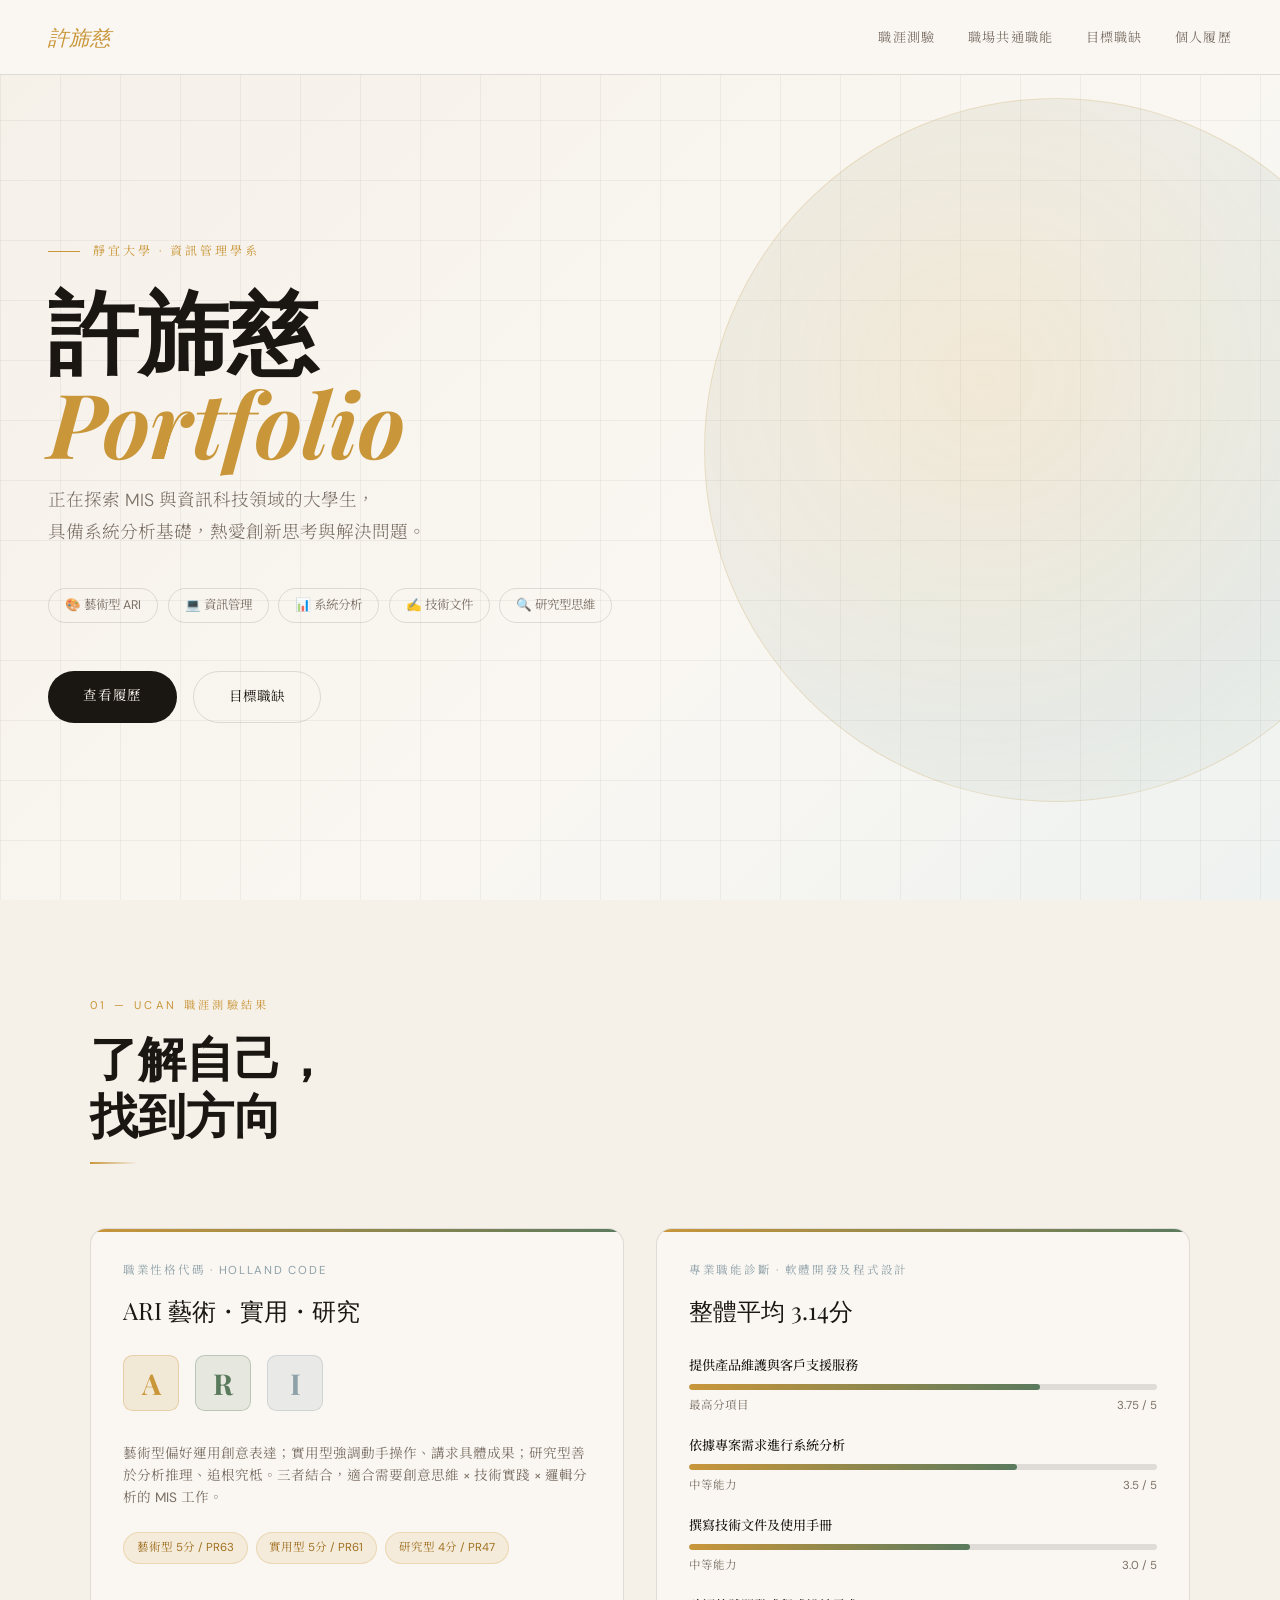
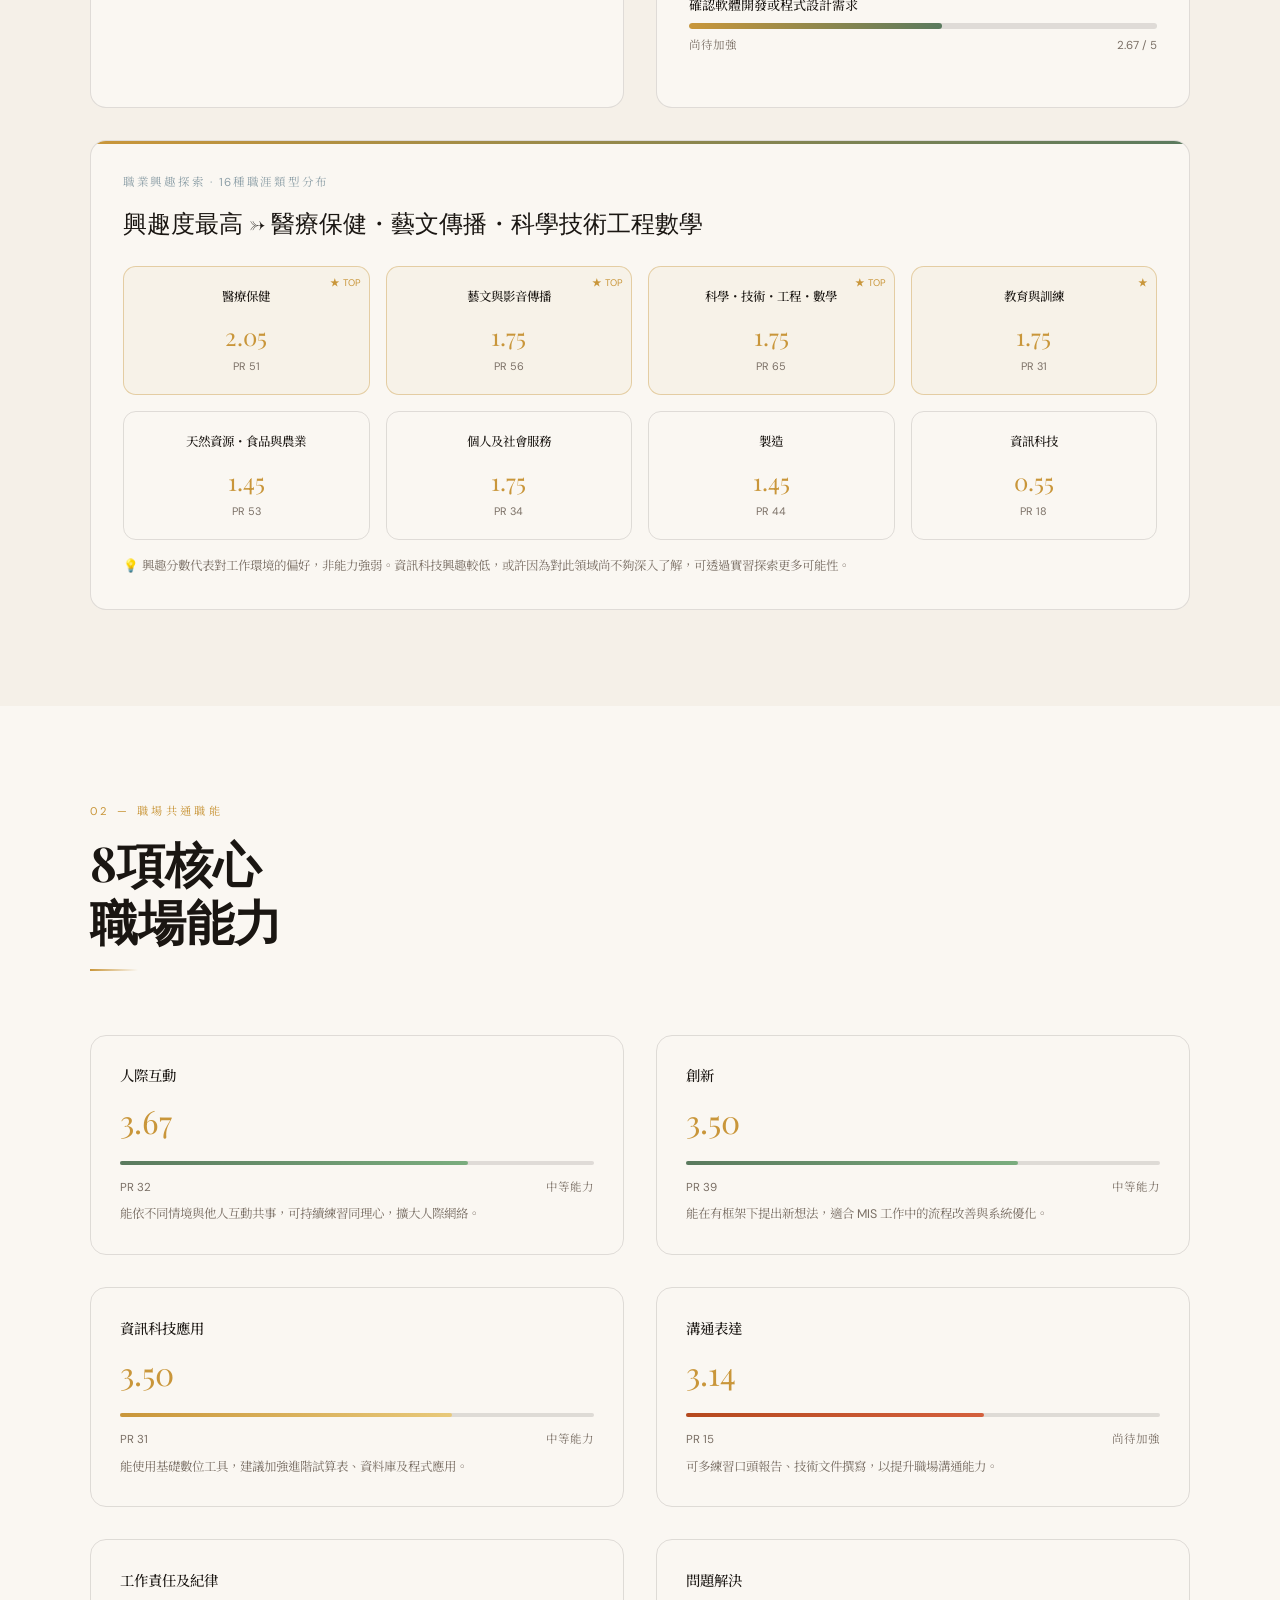
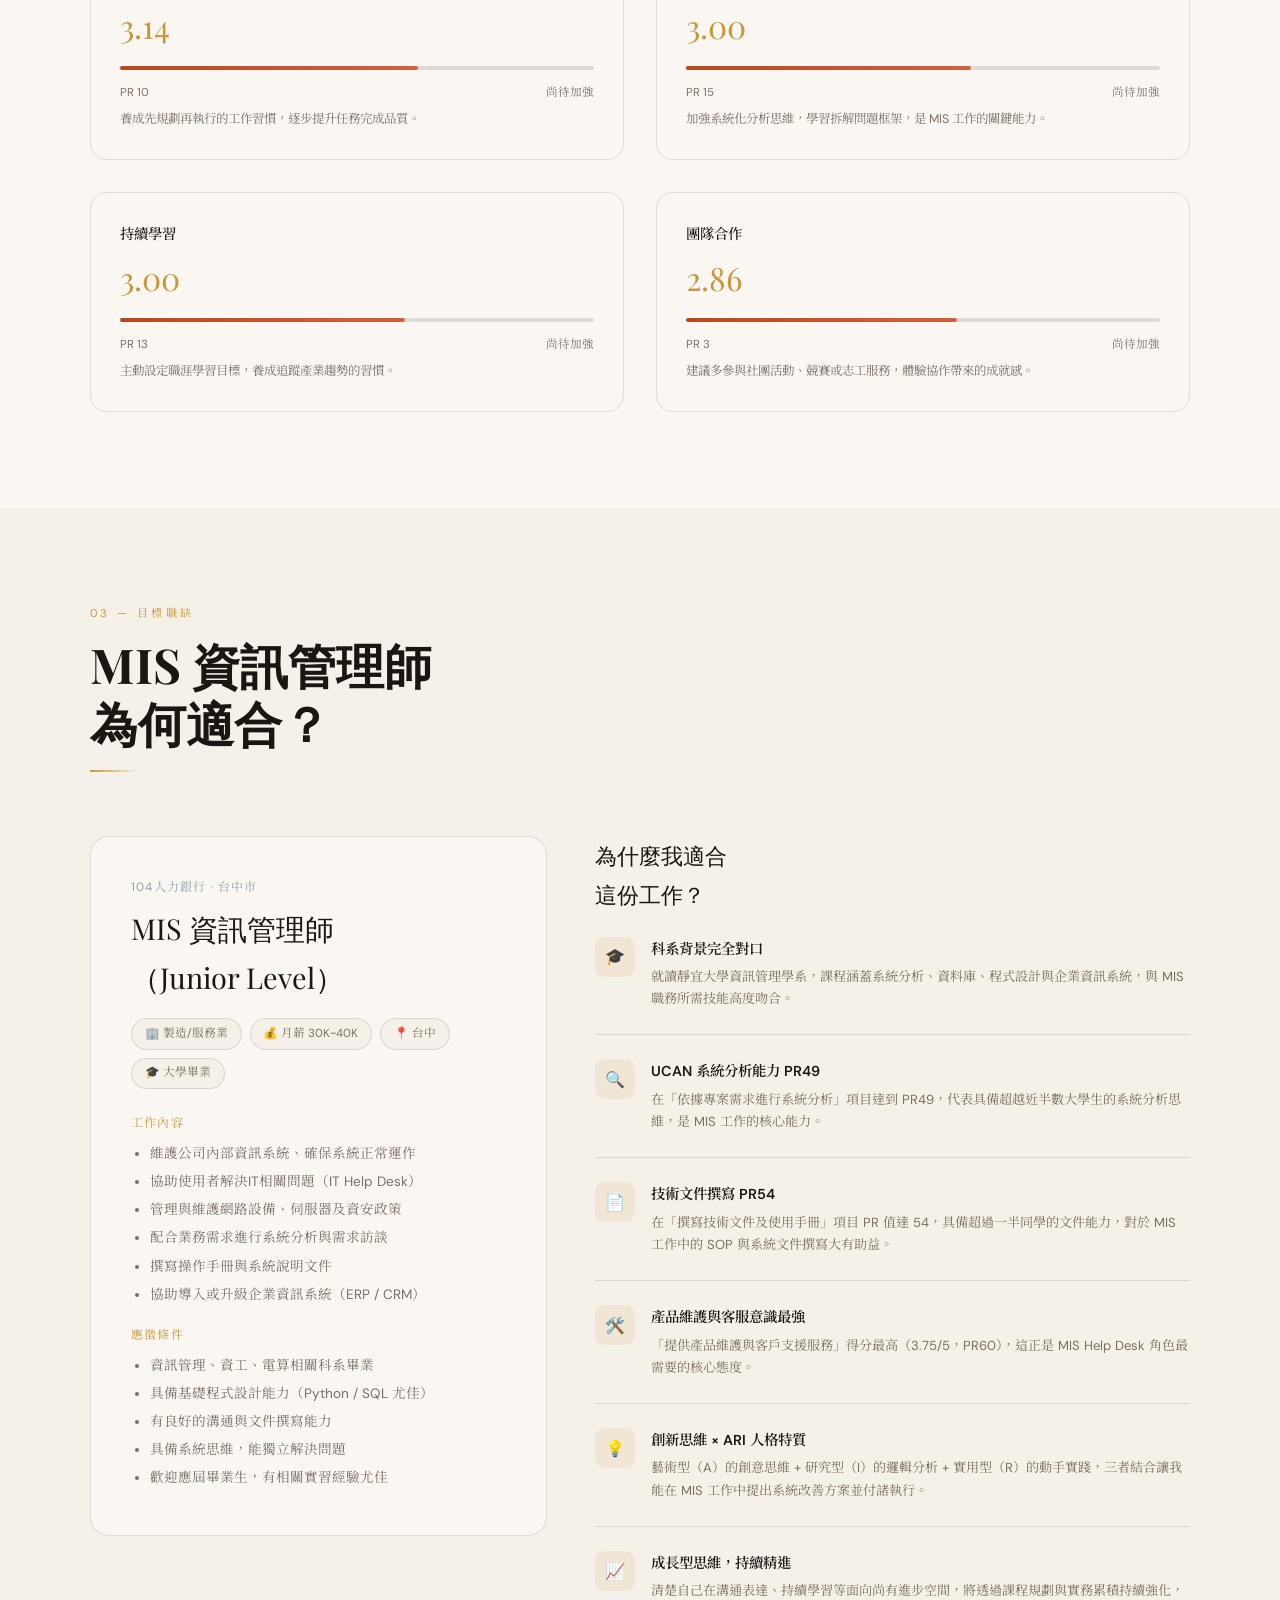
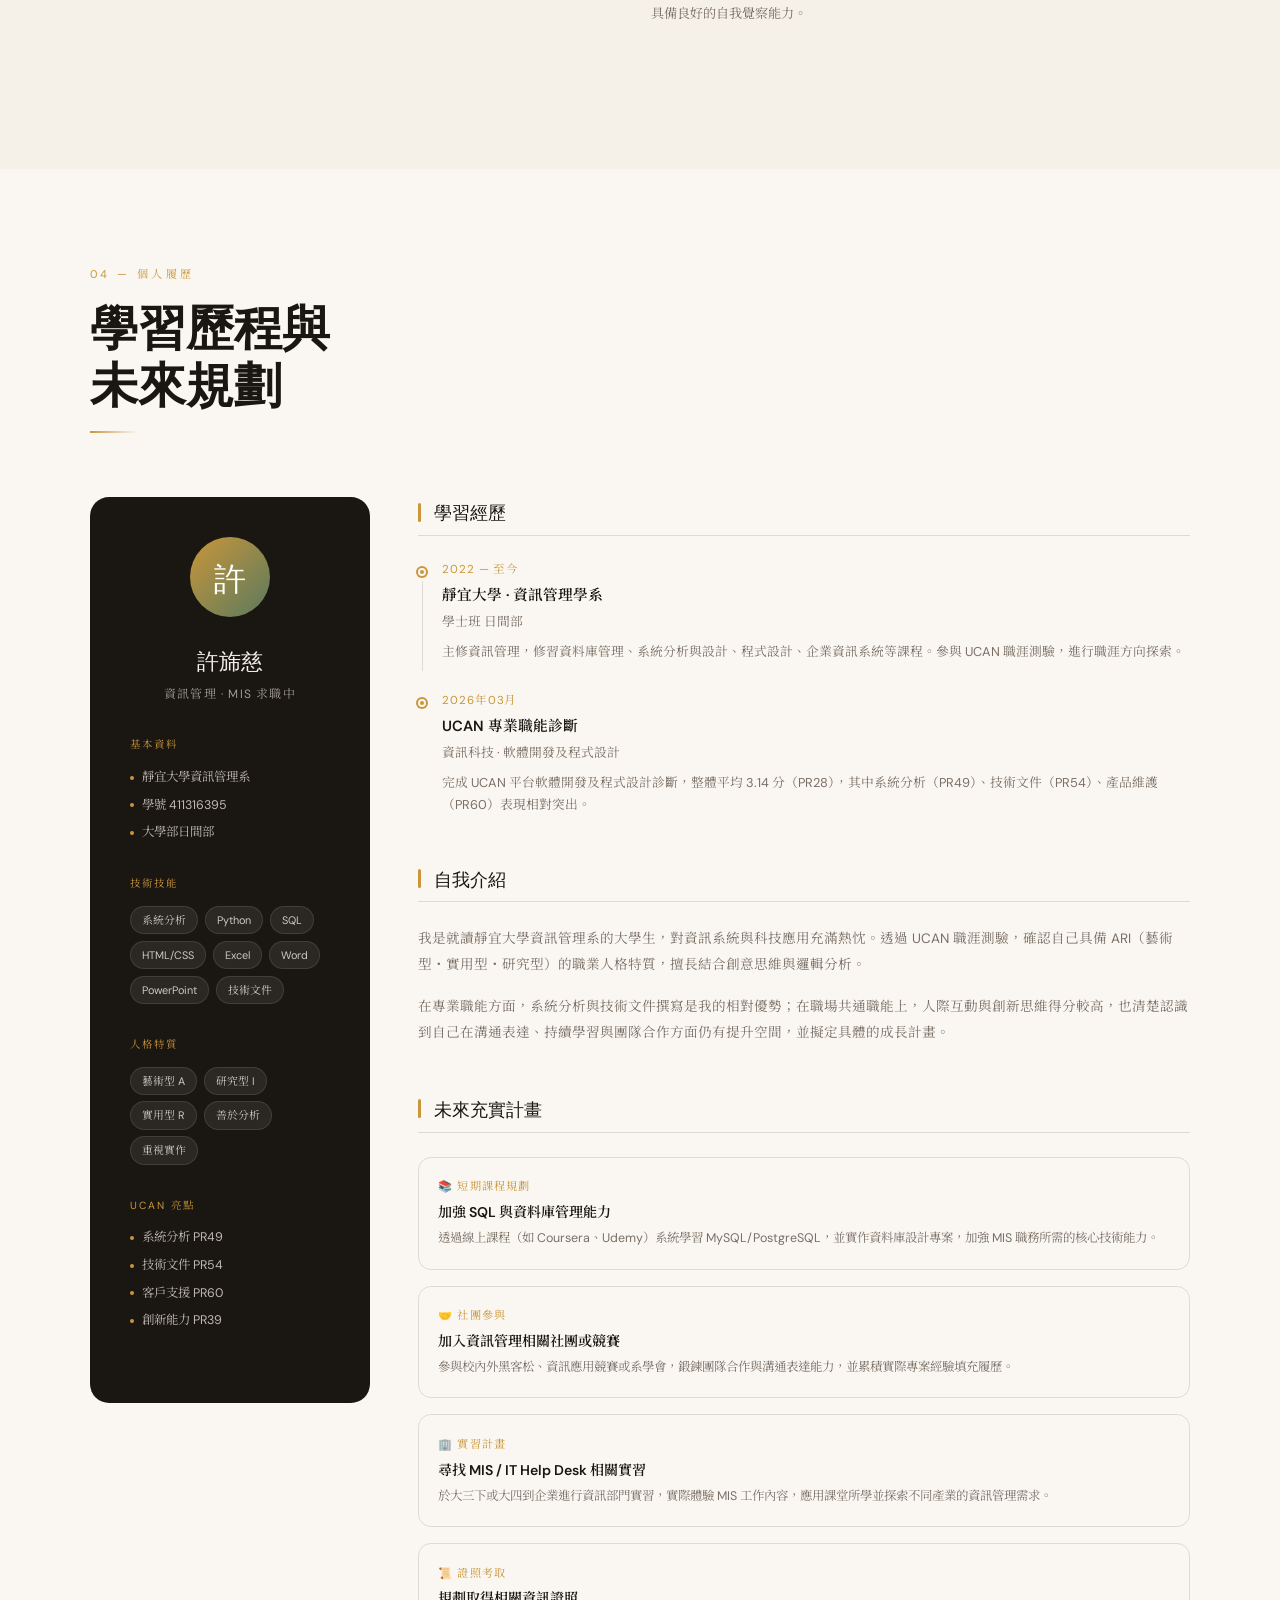
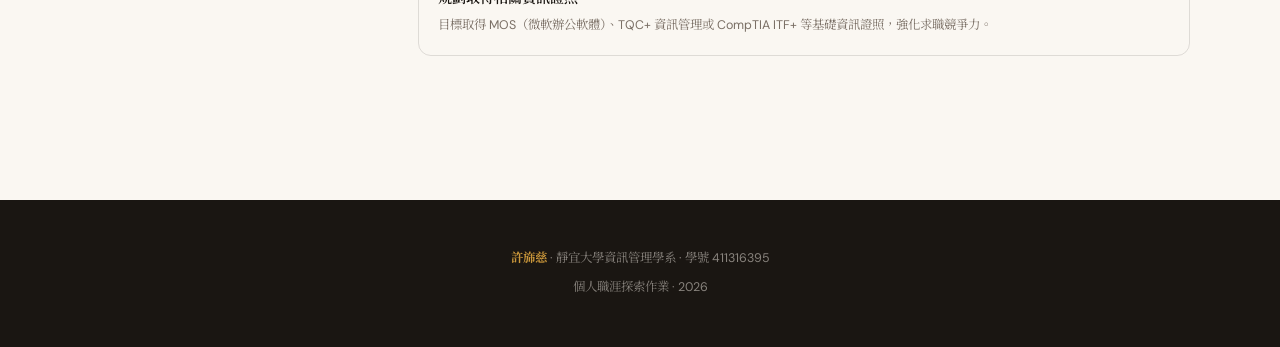
<file: index.html>
<!DOCTYPE html>
<html lang="zh-TW">
<head>
<meta charset="UTF-8">
<meta name="viewport" content="width=device-width, initial-scale=1.0">
<title>許旆慈 | 職涯探索與個人履歷</title>
<link href="https://fonts.googleapis.com/css2?family=Noto+Serif+TC:wght@300;400;600;700&family=Playfair+Display:ital,wght@0,700;1,400&family=DM+Sans:ital,wght@0,300;0,400;0,500;1,300&display=swap" rel="stylesheet">
<style>
:root {
  --ink: #1a1612;
  --cream: #f5f0e8;
  --paper: #faf7f2;
  --gold: #c9963a;
  --gold-light: #e8c97a;
  --rust: #b5491e;
  --sage: #5a7a5e;
  --mist: #8ea0a8;
  --warm-gray: #7a6f65;
  --border: rgba(26,22,18,0.12);
}

*, *::before, *::after { box-sizing: border-box; margin: 0; padding: 0; }

html { scroll-behavior: smooth; }

body {
  font-family: 'DM Sans', 'Noto Serif TC', sans-serif;
  background: var(--paper);
  color: var(--ink);
  overflow-x: hidden;
  line-height: 1.7;
}

/* ── NAV ── */
nav {
  position: fixed; top: 0; left: 0; right: 0; z-index: 100;
  display: flex; justify-content: space-between; align-items: center;
  padding: 1.2rem 3rem;
  background: rgba(250,247,242,0.92);
  backdrop-filter: blur(12px);
  border-bottom: 1px solid var(--border);
  transition: all 0.3s;
}
.nav-logo {
  font-family: 'Playfair Display', serif;
  font-size: 1.3rem; font-style: italic;
  color: var(--gold);
}
.nav-links { display: flex; gap: 2rem; list-style: none; }
.nav-links a {
  font-size: 0.82rem; letter-spacing: 0.1em; text-transform: uppercase;
  color: var(--warm-gray); text-decoration: none;
  position: relative; transition: color 0.2s;
}
.nav-links a::after {
  content: ''; position: absolute; bottom: -3px; left: 0;
  width: 0; height: 1px; background: var(--gold);
  transition: width 0.3s;
}
.nav-links a:hover { color: var(--ink); }
.nav-links a:hover::after { width: 100%; }

/* ── HERO ── */
.hero {
  min-height: 100vh;
  display: flex; align-items: center;
  padding: 8rem 3rem 4rem;
  position: relative; overflow: hidden;
}
.hero-bg {
  position: absolute; inset: 0; z-index: 0;
  background: linear-gradient(135deg, #f5f0e8 0%, #faf7f2 60%, #eef2f0 100%);
}
.hero-grid-lines {
  position: absolute; inset: 0;
  background-image: 
    linear-gradient(var(--border) 1px, transparent 1px),
    linear-gradient(90deg, var(--border) 1px, transparent 1px);
  background-size: 60px 60px;
  opacity: 0.4;
}
.hero-circle {
  position: absolute; right: -8rem; top: 50%;
  transform: translateY(-50%);
  width: 55vw; height: 55vw;
  border-radius: 50%;
  background: radial-gradient(circle at 40% 40%, rgba(201,150,58,0.15) 0%, rgba(90,122,94,0.08) 60%, transparent 100%);
  border: 1px solid rgba(201,150,58,0.2);
}
.hero-content { position: relative; z-index: 1; max-width: 680px; }
.hero-eyebrow {
  font-size: 0.75rem; letter-spacing: 0.25em; text-transform: uppercase;
  color: var(--gold); margin-bottom: 1.2rem;
  display: flex; align-items: center; gap: 0.8rem;
}
.hero-eyebrow::before {
  content: ''; display: inline-block;
  width: 32px; height: 1px; background: var(--gold);
}
.hero-name {
  font-family: 'Playfair Display', serif;
  font-size: clamp(3.5rem, 7vw, 6rem);
  line-height: 1.05;
  color: var(--ink);
  margin-bottom: 1rem;
}
.hero-name em { font-style: italic; color: var(--gold); }
.hero-subtitle {
  font-size: 1.1rem; font-weight: 300;
  color: var(--warm-gray); margin-bottom: 2.5rem;
  max-width: 480px; line-height: 1.8;
}
.hero-tags { display: flex; flex-wrap: wrap; gap: 0.6rem; margin-bottom: 3rem; }
.tag {
  padding: 0.35rem 1rem;
  border: 1px solid var(--border);
  border-radius: 2rem;
  font-size: 0.78rem; color: var(--warm-gray);
  transition: all 0.2s;
  cursor: default;
}
.tag:hover { border-color: var(--gold); color: var(--gold); }
.hero-cta { display: flex; gap: 1rem; }
.btn-primary {
  padding: 0.85rem 2.2rem;
  background: var(--ink); color: var(--cream);
  border: none; border-radius: 3rem;
  font-size: 0.85rem; letter-spacing: 0.05em;
  cursor: pointer; text-decoration: none;
  transition: all 0.25s; display: inline-block;
}
.btn-primary:hover { background: var(--gold); transform: translateY(-2px); }
.btn-outline {
  padding: 0.85rem 2.2rem;
  background: transparent; color: var(--ink);
  border: 1px solid var(--border); border-radius: 3rem;
  font-size: 0.85rem; cursor: pointer; text-decoration: none;
  transition: all 0.25s; display: inline-block;
}
.btn-outline:hover { border-color: var(--ink); transform: translateY(-2px); }

/* ── SECTION COMMON ── */
section { padding: 6rem 3rem; }
.section-header { margin-bottom: 4rem; }
.section-number {
  font-size: 0.7rem; letter-spacing: 0.3em; text-transform: uppercase;
  color: var(--gold); display: block; margin-bottom: 0.8rem;
}
.section-title {
  font-family: 'Playfair Display', serif;
  font-size: clamp(2rem, 4vw, 3rem);
  line-height: 1.2; color: var(--ink);
}
.section-divider {
  width: 3rem; height: 2px;
  background: linear-gradient(90deg, var(--gold), transparent);
  margin-top: 1.2rem;
}
.container { max-width: 1100px; margin: 0 auto; }

/* ── ASSESSMENT RESULTS ── */
#assessment { background: var(--cream); }
.assessment-grid {
  display: grid; grid-template-columns: 1fr 1fr;
  gap: 2rem;
}
.card {
  background: var(--paper);
  border: 1px solid var(--border);
  border-radius: 1rem; padding: 2rem;
  position: relative; overflow: hidden;
  transition: transform 0.3s, box-shadow 0.3s;
}
.card:hover { transform: translateY(-4px); box-shadow: 0 20px 50px rgba(0,0,0,0.08); }
.card::before {
  content: ''; position: absolute;
  top: 0; left: 0; right: 0; height: 3px;
  background: linear-gradient(90deg, var(--gold), var(--sage));
}
.card-label {
  font-size: 0.72rem; letter-spacing: 0.15em; text-transform: uppercase;
  color: var(--mist); margin-bottom: 0.6rem;
}
.card-title {
  font-family: 'Playfair Display', serif;
  font-size: 1.5rem; margin-bottom: 1.5rem; color: var(--ink);
}
.personality-code {
  display: flex; gap: 1rem; margin-bottom: 2rem;
}
.code-letter {
  width: 3.5rem; height: 3.5rem;
  border-radius: 0.6rem;
  display: flex; align-items: center; justify-content: center;
  font-family: 'Playfair Display', serif;
  font-size: 1.8rem; font-weight: 700;
  position: relative; overflow: hidden;
}
.code-A { background: rgba(201,150,58,0.15); color: var(--gold); border: 1px solid rgba(201,150,58,0.3); }
.code-R { background: rgba(90,122,94,0.12); color: var(--sage); border: 1px solid rgba(90,122,94,0.3); }
.code-I { background: rgba(142,160,168,0.15); color: var(--mist); border: 1px solid rgba(142,160,168,0.3); }
.code-desc { font-size: 0.85rem; color: var(--warm-gray); line-height: 1.6; }
.score-list { list-style: none; }
.score-item {
  display: flex; flex-direction: column; gap: 0.4rem;
  margin-bottom: 1.2rem;
}
.score-label { font-size: 0.82rem; color: var(--ink); font-weight: 500; }
.score-bar-wrap {
  height: 6px; background: var(--border);
  border-radius: 3px; position: relative; overflow: hidden;
}
.score-bar {
  height: 100%; border-radius: 3px;
  background: linear-gradient(90deg, var(--gold), var(--sage));
  transform-origin: left;
  animation: barGrow 1.2s cubic-bezier(0.4, 0, 0.2, 1) forwards;
  transform: scaleX(0);
}
@keyframes barGrow { to { transform: scaleX(1); } }
.score-meta {
  display: flex; justify-content: space-between;
  font-size: 0.72rem; color: var(--warm-gray);
}
.strength-badge {
  display: inline-flex; align-items: center; gap: 0.4rem;
  padding: 0.3rem 0.8rem; border-radius: 2rem;
  font-size: 0.72rem;
}
.badge-mid { background: rgba(201,150,58,0.12); color: #a07020; border: 1px solid rgba(201,150,58,0.25); }
.badge-weak { background: rgba(181,73,30,0.1); color: var(--rust); border: 1px solid rgba(181,73,30,0.2); }

/* ── INTEREST RADAR ── */
.interest-section { grid-column: 1 / -1; }
.interest-grid { display: grid; grid-template-columns: repeat(4, 1fr); gap: 1rem; }
.interest-item {
  padding: 1.2rem; border: 1px solid var(--border); border-radius: 0.8rem;
  text-align: center; transition: all 0.2s; cursor: default;
  position: relative;
}
.interest-item.highlight {
  border-color: rgba(201,150,58,0.4);
  background: rgba(201,150,58,0.05);
}
.interest-item:hover { transform: translateY(-2px); }
.interest-name { font-size: 0.78rem; color: var(--ink); font-weight: 500; margin-bottom: 0.5rem; }
.interest-score-num {
  font-family: 'Playfair Display', serif;
  font-size: 1.5rem; color: var(--gold);
}
.interest-pr { font-size: 0.68rem; color: var(--warm-gray); }
.interest-star {
  position: absolute; top: 0.5rem; right: 0.5rem;
  font-size: 0.6rem; color: var(--gold);
}

/* ── COMMON SKILLS ── */
#skills { background: var(--paper); }
.skills-grid { display: grid; grid-template-columns: 1fr 1fr; gap: 2rem; }
.skill-card {
  border: 1px solid var(--border); border-radius: 1rem; padding: 1.8rem;
  position: relative;
}
.skill-name { font-size: 0.9rem; font-weight: 500; margin-bottom: 0.3rem; }
.skill-score { font-family: 'Playfair Display', serif; font-size: 2rem; color: var(--gold); }
.skill-desc { font-size: 0.78rem; color: var(--warm-gray); margin-top: 0.5rem; line-height: 1.6; }
.skill-bar-wrap { margin: 0.8rem 0; height: 4px; background: var(--border); border-radius: 2px; }
.skill-bar { height: 100%; border-radius: 2px; animation: barGrow 1.4s cubic-bezier(0.4, 0, 0.2, 1) forwards; transform: scaleX(0); transform-origin: left; }
.bar-good { background: linear-gradient(90deg, var(--sage), #7aad7e); }
.bar-mid { background: linear-gradient(90deg, var(--gold), var(--gold-light)); }
.bar-low { background: linear-gradient(90deg, var(--rust), #d4603d); }

/* ── JOB POSTING ── */
#job { background: var(--cream); }
.job-container {
  display: grid; grid-template-columns: 1fr 1.3fr; gap: 3rem; align-items: start;
}
.job-card-big {
  background: var(--paper); border: 1px solid var(--border);
  border-radius: 1.2rem; padding: 2.5rem; position: sticky; top: 6rem;
}
.job-company { font-size: 0.75rem; letter-spacing: 0.1em; color: var(--mist); text-transform: uppercase; margin-bottom: 0.4rem; }
.job-title { font-family: 'Playfair Display', serif; font-size: 1.8rem; margin-bottom: 1rem; }
.job-meta { display: flex; flex-wrap: wrap; gap: 0.5rem; margin-bottom: 1.5rem; }
.meta-chip {
  padding: 0.3rem 0.8rem; border-radius: 2rem;
  font-size: 0.73rem; color: var(--warm-gray);
  background: var(--cream); border: 1px solid var(--border);
}
.job-section-title { font-size: 0.75rem; letter-spacing: 0.1em; text-transform: uppercase; color: var(--gold); margin-bottom: 0.6rem; margin-top: 1.2rem; }
.job-list { padding-left: 1.2rem; }
.job-list li { font-size: 0.85rem; color: var(--warm-gray); margin-bottom: 0.4rem; line-height: 1.6; }
.job-why { }
.why-title { font-family: 'Playfair Display', serif; font-size: 1.4rem; margin-bottom: 1.5rem; }
.why-point {
  display: flex; gap: 1rem; margin-bottom: 1.5rem;
  padding-bottom: 1.5rem; border-bottom: 1px solid var(--border);
}
.why-point:last-child { border-bottom: none; }
.why-icon {
  width: 2.5rem; height: 2.5rem; flex-shrink: 0;
  border-radius: 0.6rem; background: rgba(201,150,58,0.1);
  display: flex; align-items: center; justify-content: center;
  font-size: 1rem;
}
.why-content h4 { font-size: 0.9rem; font-weight: 600; margin-bottom: 0.3rem; }
.why-content p { font-size: 0.82rem; color: var(--warm-gray); line-height: 1.7; }

/* ── RESUME ── */
#resume { background: var(--paper); }
.resume-layout { display: grid; grid-template-columns: 280px 1fr; gap: 3rem; }
.resume-sidebar {
  background: var(--ink); color: var(--cream);
  border-radius: 1.2rem; padding: 2.5rem;
  position: sticky; top: 6rem; align-self: start;
}
.rs-avatar {
  width: 80px; height: 80px; border-radius: 50%;
  background: linear-gradient(135deg, var(--gold), var(--sage));
  margin: 0 auto 1.5rem; display: flex; align-items: center; justify-content: center;
  font-family: 'Playfair Display', serif; font-size: 2rem; color: white;
}
.rs-name { font-family: 'Playfair Display', serif; font-size: 1.4rem; text-align: center; margin-bottom: 0.3rem; }
.rs-role { font-size: 0.75rem; text-align: center; color: rgba(245,240,232,0.6); text-transform: uppercase; letter-spacing: 0.1em; margin-bottom: 2rem; }
.rs-section { margin-bottom: 2rem; }
.rs-section-title { font-size: 0.65rem; letter-spacing: 0.2em; text-transform: uppercase; color: var(--gold); margin-bottom: 0.8rem; }
.rs-item { font-size: 0.78rem; color: rgba(245,240,232,0.75); margin-bottom: 0.4rem; display: flex; align-items: center; gap: 0.5rem; }
.rs-item::before { content: ''; width: 4px; height: 4px; border-radius: 50%; background: var(--gold); flex-shrink: 0; }
.skill-pill-wrap { display: flex; flex-wrap: wrap; gap: 0.4rem; }
.skill-pill {
  padding: 0.25rem 0.7rem; border-radius: 2rem;
  font-size: 0.68rem; background: rgba(255,255,255,0.08);
  color: rgba(245,240,232,0.8); border: 1px solid rgba(255,255,255,0.1);
}
.resume-main { }
.resume-section { margin-bottom: 3rem; }
.rs-main-title {
  font-family: 'Playfair Display', serif; font-size: 1.1rem;
  margin-bottom: 1.5rem; padding-bottom: 0.5rem;
  border-bottom: 1px solid var(--border);
  display: flex; align-items: center; gap: 0.8rem;
}
.rs-main-title::before {
  content: ''; width: 3px; height: 1.2rem;
  background: var(--gold); border-radius: 2px; display: block;
}
.timeline-item { position: relative; padding-left: 1.5rem; margin-bottom: 1.8rem; }
.timeline-item::before {
  content: ''; position: absolute; left: 0; top: 0.5rem;
  width: 8px; height: 8px; border-radius: 50%;
  background: var(--gold); border: 2px solid var(--paper);
  box-shadow: 0 0 0 2px var(--gold);
}
.timeline-item::after {
  content: ''; position: absolute; left: 3.5px; top: 1.3rem;
  width: 1px; bottom: -0.5rem; background: var(--border);
}
.timeline-item:last-child::after { display: none; }
.tl-date { font-size: 0.72rem; color: var(--gold); text-transform: uppercase; letter-spacing: 0.08em; margin-bottom: 0.2rem; }
.tl-title { font-weight: 600; font-size: 0.92rem; margin-bottom: 0.2rem; }
.tl-sub { font-size: 0.8rem; color: var(--warm-gray); margin-bottom: 0.5rem; }
.tl-desc { font-size: 0.8rem; color: var(--warm-gray); line-height: 1.7; }
.future-item {
  border: 1px solid var(--border); border-radius: 0.8rem; padding: 1.2rem;
  margin-bottom: 1rem; transition: all 0.2s;
}
.future-item:hover { border-color: var(--gold); }
.fi-tag { font-size: 0.7rem; text-transform: uppercase; letter-spacing: 0.1em; color: var(--gold); margin-bottom: 0.3rem; }
.fi-title { font-size: 0.88rem; font-weight: 600; margin-bottom: 0.3rem; }
.fi-desc { font-size: 0.78rem; color: var(--warm-gray); line-height: 1.6; }

/* ── FOOTER ── */
footer {
  background: var(--ink); color: rgba(245,240,232,0.5);
  padding: 3rem; text-align: center; font-size: 0.78rem;
}
footer strong { color: var(--gold); }

/* ── SCROLL ANIMATIONS ── */
.reveal { opacity: 0; transform: translateY(30px); transition: opacity 0.7s, transform 0.7s; }
.reveal.visible { opacity: 1; transform: translateY(0); }

/* ── MOBILE ── */
@media (max-width: 768px) {
  nav { padding: 1rem 1.5rem; }
  .nav-links { display: none; }
  section { padding: 4rem 1.5rem; }
  .hero { padding: 7rem 1.5rem 3rem; }
  .assessment-grid, .skills-grid, .job-container, .resume-layout { grid-template-columns: 1fr; }
  .interest-grid { grid-template-columns: repeat(2, 1fr); }
  .resume-sidebar { position: static; }
  .hero-circle { display: none; }
}

/* TAB SYSTEM */
.tabs { display: flex; gap: 0.3rem; margin-bottom: 2rem; flex-wrap: wrap; }
.tab-btn {
  padding: 0.5rem 1.2rem; border-radius: 2rem;
  font-size: 0.78rem; cursor: pointer;
  border: 1px solid var(--border); background: transparent;
  color: var(--warm-gray); transition: all 0.2s;
}
.tab-btn.active { background: var(--ink); color: var(--cream); border-color: var(--ink); }
.tab-panel { display: none; }
.tab-panel.active { display: block; }
</style>
</head>
<body>

<!-- NAV -->
<nav>
  <div class="nav-logo">許旆慈</div>
  <ul class="nav-links">
    <li><a href="#assessment">職涯測驗</a></li>
    <li><a href="#skills">職場共通職能</a></li>
    <li><a href="#job">目標職缺</a></li>
    <li><a href="#resume">個人履歷</a></li>
  </ul>
</nav>

<!-- HERO -->
<section class="hero">
  <div class="hero-bg"></div>
  <div class="hero-grid-lines"></div>
  <div class="hero-circle"></div>
  <div class="hero-content">
    <div class="hero-eyebrow">靜宜大學 · 資訊管理學系</div>
    <h1 class="hero-name">許旆慈<br><em>Portfolio</em></h1>
    <p class="hero-subtitle">正在探索 MIS 與資訊科技領域的大學生，<br>具備系統分析基礎，熱愛創新思考與解決問題。</p>
    <div class="hero-tags">
      <span class="tag">🎨 藝術型 ARI</span>
      <span class="tag">💻 資訊管理</span>
      <span class="tag">📊 系統分析</span>
      <span class="tag">✍️ 技術文件</span>
      <span class="tag">🔍 研究型思維</span>
    </div>
    <div class="hero-cta">
      <a href="#resume" class="btn-primary">查看履歷</a>
      <a href="#job" class="btn-outline">目標職缺</a>
    </div>
  </div>
</section>

<!-- ASSESSMENT -->
<section id="assessment">
  <div class="container">
    <div class="section-header reveal">
      <span class="section-number">01 — UCAN 職涯測驗結果</span>
      <h2 class="section-title">了解自己，<br>找到方向</h2>
      <div class="section-divider"></div>
    </div>
    <div class="assessment-grid">
      <!-- Holland Code Card -->
      <div class="card reveal">
        <div class="card-label">職業性格代碼 · Holland Code</div>
        <div class="card-title">ARI 藝術・實用・研究</div>
        <div class="personality-code">
          <div class="code-letter code-A">A</div>
          <div class="code-letter code-R">R</div>
          <div class="code-letter code-I">I</div>
        </div>
        <p class="code-desc">藝術型偏好運用創意表達；實用型強調動手操作、講求具體成果；研究型善於分析推理、追根究柢。三者結合，適合需要創意思維 × 技術實踐 × 邏輯分析的 MIS 工作。</p>
        <div style="margin-top:1.5rem; display:flex; flex-wrap:wrap; gap:0.5rem;">
          <span class="strength-badge badge-mid">藝術型 5分 / PR63</span>
          <span class="strength-badge badge-mid">實用型 5分 / PR61</span>
          <span class="strength-badge badge-mid">研究型 4分 / PR47</span>
        </div>
      </div>

      <!-- Professional Skills Card -->
      <div class="card reveal">
        <div class="card-label">專業職能診斷 · 軟體開發及程式設計</div>
        <div class="card-title">整體平均 3.14分</div>
        <ul class="score-list">
          <li class="score-item">
            <div class="score-label">提供產品維護與客戶支援服務</div>
            <div class="score-bar-wrap"><div class="score-bar" style="width:75%"></div></div>
            <div class="score-meta"><span>最高分項目</span><span>3.75 / 5</span></div>
          </li>
          <li class="score-item">
            <div class="score-label">依據專案需求進行系統分析</div>
            <div class="score-bar-wrap"><div class="score-bar" style="width:70%"></div></div>
            <div class="score-meta"><span>中等能力</span><span>3.5 / 5</span></div>
          </li>
          <li class="score-item">
            <div class="score-label">撰寫技術文件及使用手冊</div>
            <div class="score-bar-wrap"><div class="score-bar" style="width:60%"></div></div>
            <div class="score-meta"><span>中等能力</span><span>3.0 / 5</span></div>
          </li>
          <li class="score-item">
            <div class="score-label">確認軟體開發或程式設計需求</div>
            <div class="score-bar-wrap"><div class="score-bar" style="width:54%"></div></div>
            <div class="score-meta"><span>尚待加強</span><span>2.67 / 5</span></div>
          </li>
        </ul>
      </div>

      <!-- Interest Card - full width -->
      <div class="card interest-section reveal">
        <div class="card-label">職業興趣探索 · 16種職涯類型分布</div>
        <div class="card-title">興趣度最高 → 醫療保健・藝文傳播・科學技術工程數學</div>
        <div class="interest-grid">
          <div class="interest-item highlight">
            <div class="interest-star">★ TOP</div>
            <div class="interest-name">醫療保健</div>
            <div class="interest-score-num">2.05</div>
            <div class="interest-pr">PR 51</div>
          </div>
          <div class="interest-item highlight">
            <div class="interest-star">★ TOP</div>
            <div class="interest-name">藝文與影音傳播</div>
            <div class="interest-score-num">1.75</div>
            <div class="interest-pr">PR 56</div>
          </div>
          <div class="interest-item highlight">
            <div class="interest-star">★ TOP</div>
            <div class="interest-name">科學・技術・工程・數學</div>
            <div class="interest-score-num">1.75</div>
            <div class="interest-pr">PR 65</div>
          </div>
          <div class="interest-item highlight">
            <div class="interest-star">★</div>
            <div class="interest-name">教育與訓練</div>
            <div class="interest-score-num">1.75</div>
            <div class="interest-pr">PR 31</div>
          </div>
          <div class="interest-item">
            <div class="interest-name">天然資源・食品與農業</div>
            <div class="interest-score-num">1.45</div>
            <div class="interest-pr">PR 53</div>
          </div>
          <div class="interest-item">
            <div class="interest-name">個人及社會服務</div>
            <div class="interest-score-num">1.75</div>
            <div class="interest-pr">PR 34</div>
          </div>
          <div class="interest-item">
            <div class="interest-name">製造</div>
            <div class="interest-score-num">1.45</div>
            <div class="interest-pr">PR 44</div>
          </div>
          <div class="interest-item">
            <div class="interest-name">資訊科技</div>
            <div class="interest-score-num">0.55</div>
            <div class="interest-pr">PR 18</div>
          </div>
        </div>
        <p style="font-size:0.78rem; color:var(--warm-gray); margin-top:1rem;">💡 興趣分數代表對工作環境的偏好，非能力強弱。資訊科技興趣較低，或許因為對此領域尚不夠深入了解，可透過實習探索更多可能性。</p>
      </div>
    </div>
  </div>
</section>

<!-- SKILLS -->
<section id="skills">
  <div class="container">
    <div class="section-header reveal">
      <span class="section-number">02 — 職場共通職能</span>
      <h2 class="section-title">8項核心<br>職場能力</h2>
      <div class="section-divider"></div>
    </div>
    <div class="skills-grid">
      <div class="skill-card reveal">
        <div class="skill-name">人際互動</div>
        <div class="skill-score">3.67</div>
        <div class="skill-bar-wrap"><div class="skill-bar bar-good" style="width:73.4%"></div></div>
        <div class="score-meta"><span>PR 32</span><span>中等能力</span></div>
        <div class="skill-desc">能依不同情境與他人互動共事，可持續練習同理心，擴大人際網絡。</div>
      </div>
      <div class="skill-card reveal">
        <div class="skill-name">創新</div>
        <div class="skill-score">3.50</div>
        <div class="skill-bar-wrap"><div class="skill-bar bar-good" style="width:70%"></div></div>
        <div class="score-meta"><span>PR 39</span><span>中等能力</span></div>
        <div class="skill-desc">能在有框架下提出新想法，適合 MIS 工作中的流程改善與系統優化。</div>
      </div>
      <div class="skill-card reveal">
        <div class="skill-name">資訊科技應用</div>
        <div class="skill-score">3.50</div>
        <div class="skill-bar-wrap"><div class="skill-bar bar-mid" style="width:70%"></div></div>
        <div class="score-meta"><span>PR 31</span><span>中等能力</span></div>
        <div class="skill-desc">能使用基礎數位工具，建議加強進階試算表、資料庫及程式應用。</div>
      </div>
      <div class="skill-card reveal">
        <div class="skill-name">溝通表達</div>
        <div class="skill-score">3.14</div>
        <div class="skill-bar-wrap"><div class="skill-bar bar-low" style="width:62.8%"></div></div>
        <div class="score-meta"><span>PR 15</span><span>尚待加強</span></div>
        <div class="skill-desc">可多練習口頭報告、技術文件撰寫，以提升職場溝通能力。</div>
      </div>
      <div class="skill-card reveal">
        <div class="skill-name">工作責任及紀律</div>
        <div class="skill-score">3.14</div>
        <div class="skill-bar-wrap"><div class="skill-bar bar-low" style="width:62.8%"></div></div>
        <div class="score-meta"><span>PR 10</span><span>尚待加強</span></div>
        <div class="skill-desc">養成先規劃再執行的工作習慣，逐步提升任務完成品質。</div>
      </div>
      <div class="skill-card reveal">
        <div class="skill-name">問題解決</div>
        <div class="skill-score">3.00</div>
        <div class="skill-bar-wrap"><div class="skill-bar bar-low" style="width:60%"></div></div>
        <div class="score-meta"><span>PR 15</span><span>尚待加強</span></div>
        <div class="skill-desc">加強系統化分析思維，學習拆解問題框架，是 MIS 工作的關鍵能力。</div>
      </div>
      <div class="skill-card reveal">
        <div class="skill-name">持續學習</div>
        <div class="skill-score">3.00</div>
        <div class="skill-bar-wrap"><div class="skill-bar bar-low" style="width:60%"></div></div>
        <div class="score-meta"><span>PR 13</span><span>尚待加強</span></div>
        <div class="skill-desc">主動設定職涯學習目標，養成追蹤產業趨勢的習慣。</div>
      </div>
      <div class="skill-card reveal">
        <div class="skill-name">團隊合作</div>
        <div class="skill-score">2.86</div>
        <div class="skill-bar-wrap"><div class="skill-bar bar-low" style="width:57.2%"></div></div>
        <div class="score-meta"><span>PR 3</span><span>尚待加強</span></div>
        <div class="skill-desc">建議多參與社團活動、競賽或志工服務，體驗協作帶來的成就感。</div>
      </div>
    </div>
  </div>
</section>

<!-- JOB -->
<section id="job">
  <div class="container">
    <div class="section-header reveal">
      <span class="section-number">03 — 目標職缺</span>
      <h2 class="section-title">MIS 資訊管理師<br>為何適合？</h2>
      <div class="section-divider"></div>
    </div>
    <div class="job-container">
      <div class="job-card-big reveal">
        <div class="job-company">104人力銀行 · 台中市</div>
        <div class="job-title">MIS 資訊管理師<br>（Junior Level）</div>
        <div class="job-meta">
          <span class="meta-chip">🏢 製造/服務業</span>
          <span class="meta-chip">💰 月薪 30K~40K</span>
          <span class="meta-chip">📍 台中</span>
          <span class="meta-chip">🎓 大學畢業</span>
        </div>
        <div class="job-section-title">工作內容</div>
        <ul class="job-list">
          <li>維護公司內部資訊系統、確保系統正常運作</li>
          <li>協助使用者解決IT相關問題（IT Help Desk）</li>
          <li>管理與維護網路設備、伺服器及資安政策</li>
          <li>配合業務需求進行系統分析與需求訪談</li>
          <li>撰寫操作手冊與系統說明文件</li>
          <li>協助導入或升級企業資訊系統（ERP / CRM）</li>
        </ul>
        <div class="job-section-title">應徵條件</div>
        <ul class="job-list">
          <li>資訊管理、資工、電算相關科系畢業</li>
          <li>具備基礎程式設計能力（Python / SQL 尤佳）</li>
          <li>有良好的溝通與文件撰寫能力</li>
          <li>具備系統思維，能獨立解決問題</li>
          <li>歡迎應屆畢業生，有相關實習經驗尤佳</li>
        </ul>
      </div>
      <div class="job-why reveal">
        <div class="why-title">為什麼我適合<br>這份工作？</div>
        <div class="why-point">
          <div class="why-icon">🎓</div>
          <div class="why-content">
            <h4>科系背景完全對口</h4>
            <p>就讀靜宜大學資訊管理學系，課程涵蓋系統分析、資料庫、程式設計與企業資訊系統，與 MIS 職務所需技能高度吻合。</p>
          </div>
        </div>
        <div class="why-point">
          <div class="why-icon">🔍</div>
          <div class="why-content">
            <h4>UCAN 系統分析能力 PR49</h4>
            <p>在「依據專案需求進行系統分析」項目達到 PR49，代表具備超越近半數大學生的系統分析思維，是 MIS 工作的核心能力。</p>
          </div>
        </div>
        <div class="why-point">
          <div class="why-icon">📄</div>
          <div class="why-content">
            <h4>技術文件撰寫 PR54</h4>
            <p>在「撰寫技術文件及使用手冊」項目 PR 值達 54，具備超過一半同學的文件能力，對於 MIS 工作中的 SOP 與系統文件撰寫大有助益。</p>
          </div>
        </div>
        <div class="why-point">
          <div class="why-icon">🛠️</div>
          <div class="why-content">
            <h4>產品維護與客服意識最強</h4>
            <p>「提供產品維護與客戶支援服務」得分最高（3.75/5，PR60），這正是 MIS Help Desk 角色最需要的核心態度。</p>
          </div>
        </div>
        <div class="why-point">
          <div class="why-icon">💡</div>
          <div class="why-content">
            <h4>創新思維 × ARI 人格特質</h4>
            <p>藝術型（A）的創意思維 + 研究型（I）的邏輯分析 + 實用型（R）的動手實踐，三者結合讓我能在 MIS 工作中提出系統改善方案並付諸執行。</p>
          </div>
        </div>
        <div class="why-point">
          <div class="why-icon">📈</div>
          <div class="why-content">
            <h4>成長型思維，持續精進</h4>
            <p>清楚自己在溝通表達、持續學習等面向尚有進步空間，將透過課程規劃與實務累積持續強化，具備良好的自我覺察能力。</p>
          </div>
        </div>
      </div>
    </div>
  </div>
</section>

<!-- RESUME -->
<section id="resume">
  <div class="container">
    <div class="section-header reveal">
      <span class="section-number">04 — 個人履歷</span>
      <h2 class="section-title">學習歷程與<br>未來規劃</h2>
      <div class="section-divider"></div>
    </div>
    <div class="resume-layout">
      <!-- Sidebar -->
      <div class="resume-sidebar reveal">
        <div class="rs-avatar">許</div>
        <div class="rs-name">許旆慈</div>
        <div class="rs-role">資訊管理 · MIS 求職中</div>

        <div class="rs-section">
          <div class="rs-section-title">基本資料</div>
          <div class="rs-item">靜宜大學資訊管理系</div>
          <div class="rs-item">學號 411316395</div>
          <div class="rs-item">大學部日間部</div>
        </div>

        <div class="rs-section">
          <div class="rs-section-title">技術技能</div>
          <div class="skill-pill-wrap">
            <span class="skill-pill">系統分析</span>
            <span class="skill-pill">Python</span>
            <span class="skill-pill">SQL</span>
            <span class="skill-pill">HTML/CSS</span>
            <span class="skill-pill">Excel</span>
            <span class="skill-pill">Word</span>
            <span class="skill-pill">PowerPoint</span>
            <span class="skill-pill">技術文件</span>
          </div>
        </div>

        <div class="rs-section">
          <div class="rs-section-title">人格特質</div>
          <div class="skill-pill-wrap">
            <span class="skill-pill">藝術型 A</span>
            <span class="skill-pill">研究型 I</span>
            <span class="skill-pill">實用型 R</span>
            <span class="skill-pill">善於分析</span>
            <span class="skill-pill">重視實作</span>
          </div>
        </div>

        <div class="rs-section">
          <div class="rs-section-title">UCAN 亮點</div>
          <div class="rs-item">系統分析 PR49</div>
          <div class="rs-item">技術文件 PR54</div>
          <div class="rs-item">客戶支援 PR60</div>
          <div class="rs-item">創新能力 PR39</div>
        </div>
      </div>

      <!-- Main Resume -->
      <div class="resume-main">
        <div class="resume-section reveal">
          <div class="rs-main-title">學習經歷</div>
          <div class="timeline-item">
            <div class="tl-date">2022 — 至今</div>
            <div class="tl-title">靜宜大學 · 資訊管理學系</div>
            <div class="tl-sub">學士班 日間部</div>
            <div class="tl-desc">主修資訊管理，修習資料庫管理、系統分析與設計、程式設計、企業資訊系統等課程。參與 UCAN 職涯測驗，進行職涯方向探索。</div>
          </div>
          <div class="timeline-item">
            <div class="tl-date">2026年03月</div>
            <div class="tl-title">UCAN 專業職能診斷</div>
            <div class="tl-sub">資訊科技 · 軟體開發及程式設計</div>
            <div class="tl-desc">完成 UCAN 平台軟體開發及程式設計診斷，整體平均 3.14 分（PR28），其中系統分析（PR49）、技術文件（PR54）、產品維護（PR60）表現相對突出。</div>
          </div>
        </div>

        <div class="resume-section reveal">
          <div class="rs-main-title">自我介紹</div>
          <p style="font-size:0.85rem; color:var(--warm-gray); line-height:1.9; margin-bottom:1rem;">
            我是就讀靜宜大學資訊管理系的大學生，對資訊系統與科技應用充滿熱忱。透過 UCAN 職涯測驗，確認自己具備 ARI（藝術型・實用型・研究型）的職業人格特質，擅長結合創意思維與邏輯分析。
          </p>
          <p style="font-size:0.85rem; color:var(--warm-gray); line-height:1.9;">
            在專業職能方面，系統分析與技術文件撰寫是我的相對優勢；在職場共通職能上，人際互動與創新思維得分較高，也清楚認識到自己在溝通表達、持續學習與團隊合作方面仍有提升空間，並擬定具體的成長計畫。
          </p>
        </div>

        <div class="resume-section reveal">
          <div class="rs-main-title">未來充實計畫</div>
          <div class="future-item">
            <div class="fi-tag">📚 短期課程規劃</div>
            <div class="fi-title">加強 SQL 與資料庫管理能力</div>
            <div class="fi-desc">透過線上課程（如 Coursera、Udemy）系統學習 MySQL/PostgreSQL，並實作資料庫設計專案，加強 MIS 職務所需的核心技術能力。</div>
          </div>
          <div class="future-item">
            <div class="fi-tag">🤝 社團參與</div>
            <div class="fi-title">加入資訊管理相關社團或競賽</div>
            <div class="fi-desc">參與校內外黑客松、資訊應用競賽或系學會，鍛鍊團隊合作與溝通表達能力，並累積實際專案經驗填充履歷。</div>
          </div>
          <div class="future-item">
            <div class="fi-tag">🏢 實習計畫</div>
            <div class="fi-title">尋找 MIS / IT Help Desk 相關實習</div>
            <div class="fi-desc">於大三下或大四到企業進行資訊部門實習，實際體驗 MIS 工作內容，應用課堂所學並探索不同產業的資訊管理需求。</div>
          </div>
          <div class="future-item">
            <div class="fi-tag">📜 證照考取</div>
            <div class="fi-title">規劃取得相關資訊證照</div>
            <div class="fi-desc">目標取得 MOS（微軟辦公軟體）、TQC+ 資訊管理或 CompTIA ITF+ 等基礎資訊證照，強化求職競爭力。</div>
          </div>
        </div>
      </div>
    </div>
  </div>
</section>

<footer>
  <p><strong>許旆慈</strong> · 靜宜大學資訊管理學系 · 學號 411316395</p>
  <p style="margin-top:0.5rem;">個人職涯探索作業 · 2026</p>
</footer>

<script>
// Scroll reveal
const reveals = document.querySelectorAll('.reveal');
const observer = new IntersectionObserver((entries) => {
  entries.forEach((entry, i) => {
    if (entry.isIntersecting) {
      setTimeout(() => entry.target.classList.add('visible'), i * 60);
    }
  });
}, { threshold: 0.1 });
reveals.forEach(el => observer.observe(el));

// Animate bars when visible
const barObserver = new IntersectionObserver((entries) => {
  entries.forEach(entry => {
    if (entry.isIntersecting) {
      entry.target.querySelectorAll('.score-bar, .skill-bar').forEach((bar, i) => {
        bar.style.animationDelay = `${i * 0.15 + 0.3}s`;
        bar.style.animationPlayState = 'running';
      });
    }
  });
}, { threshold: 0.2 });
document.querySelectorAll('.card, .skill-card').forEach(card => {
  card.querySelectorAll('.score-bar, .skill-bar').forEach(bar => {
    bar.style.animationPlayState = 'paused';
  });
  barObserver.observe(card);
});

// Nav shadow on scroll
window.addEventListener('scroll', () => {
  const nav = document.querySelector('nav');
  nav.style.boxShadow = window.scrollY > 20 ? '0 4px 30px rgba(0,0,0,0.06)' : 'none';
});
</script>
</body>
</html>
</file>
